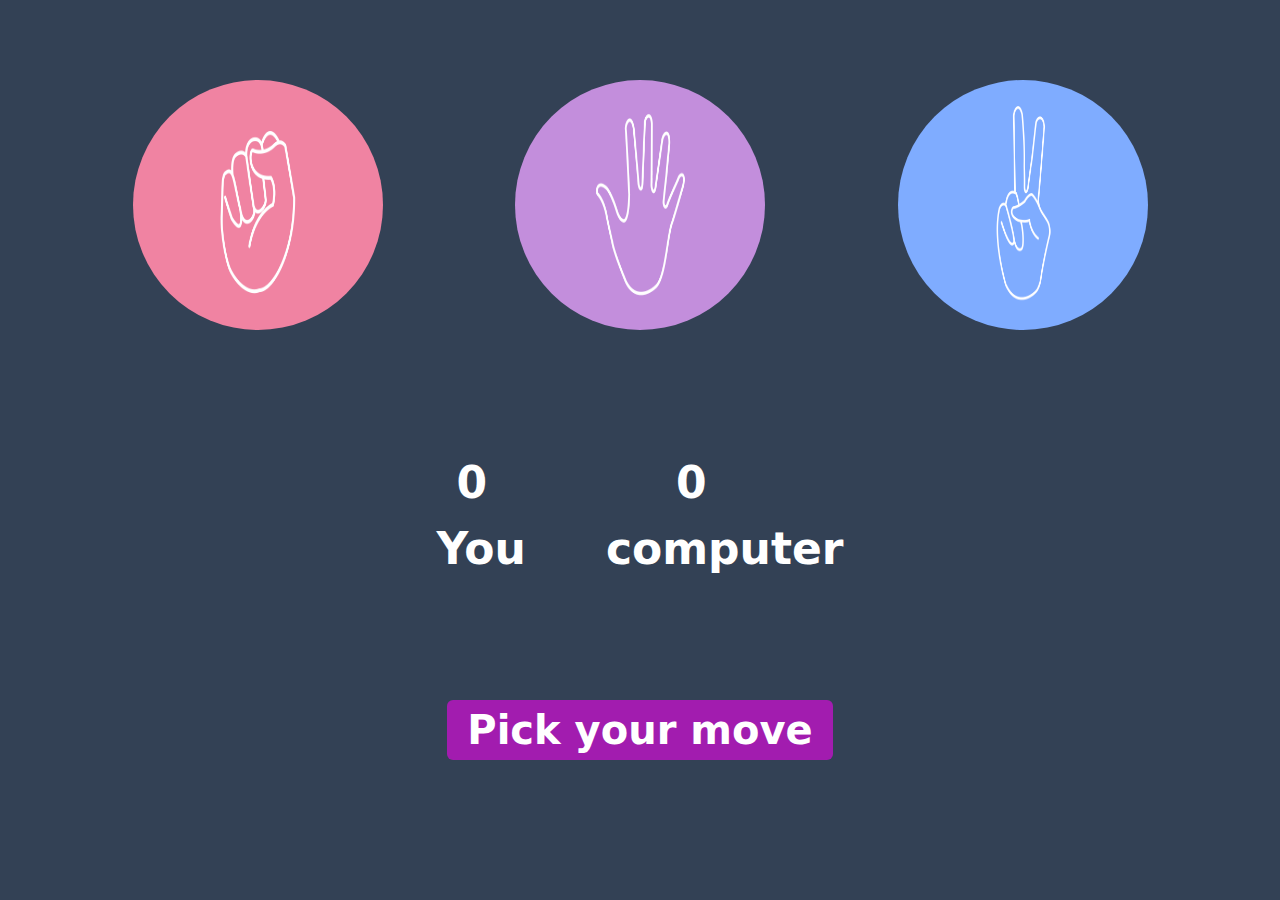
<file: first_js_game/index.html>
<!DOCTYPE html>
<html lang="en">
<head>
    <meta charset="UTF-8">
    <meta name="viewport" content="width=device-width, initial-scale=1.0">
    <title>learning JS</title>
    <link rel="stylesheet" href="output.css">
</head>
<body class="bg-slate-700 w-screen h-screen text-white font-bold">
<div  class="h-full w-full">
    <div class="flex  justify-evenly pt-20 h-1/3">
        <button id="rock"><img class="h-[250px] w-[250px] rounded-full" src="rock.png" alt=""></button>

        <button id="paper"><img class="h-[250px] w-[250px] rounded-full" src="paper.png" alt=""></button>
       <button id="scissor"> <img class="h-[250px] w-[250px] rounded-full" src="scissors.png" alt=""></button>
    </div>
    <div class="w-full h-1/3 flex justify-center pt-[150px]">
        <div class="text-[44px]">
            <h1  id="my_score" class="pl-5">0</h1>
            <h2>You</h2>
        </div>
        <div class="text-[44px] pl-20">
            <h1 id="com_score" class="pl-[70px]">0</h1>
            <h2>computer</h2>
        </div>
    </div >
     
    <div class="h-1/3 flex justify-center pt-[100px] ">
        <p class="text-[40px] h-[60px] w-auto bg-fuchsia-700 rounded-md px-5" >Pick your move</p>
    </div>

</div>
     
   
<script src="app.js"></script></body>
</html>
</file>
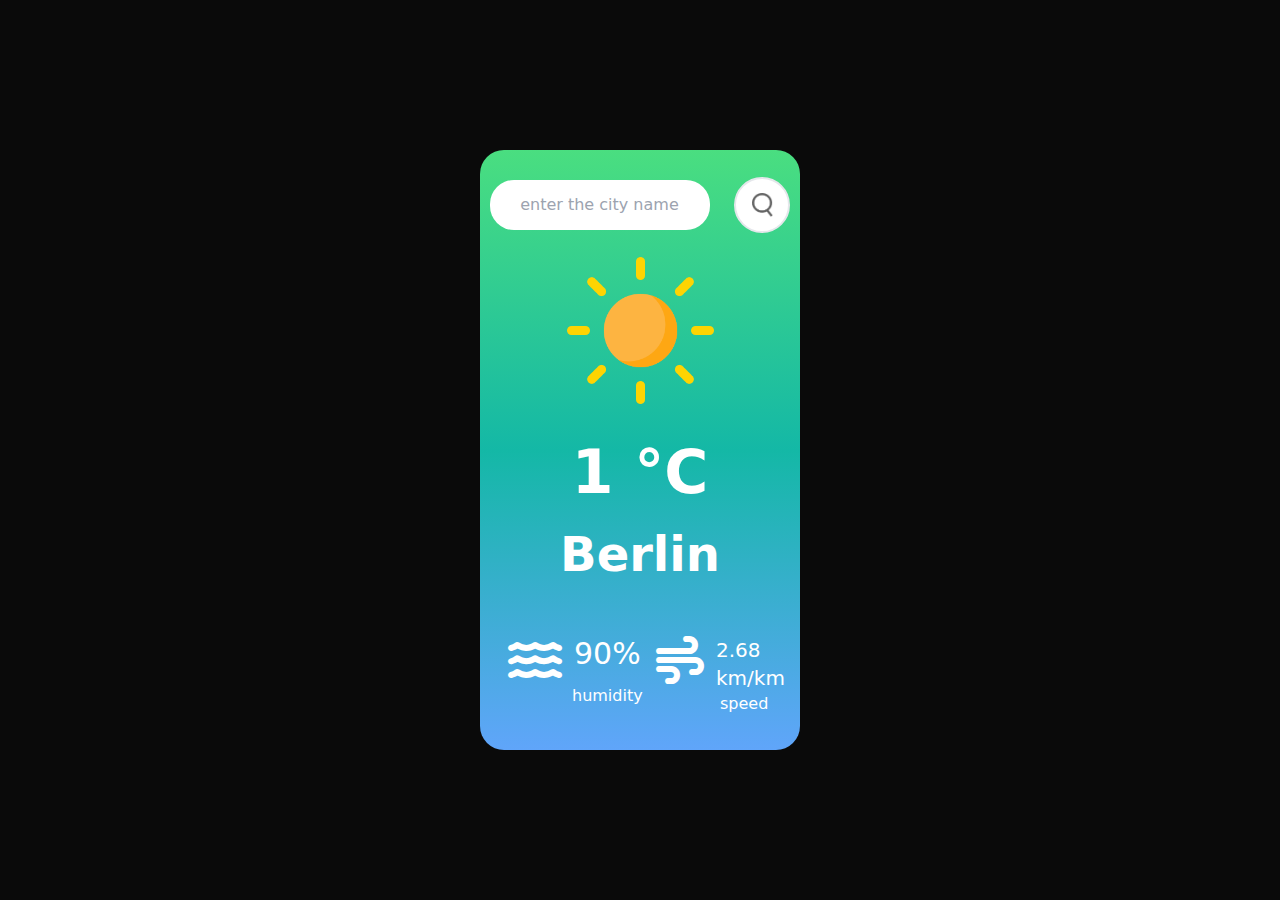
<file: weather_app/index.html>
<!DOCTYPE html>
<html lang="en">
<head>
    <meta charset="UTF-8">
    <meta name="viewport" content="width=device-width, initial-scale=1.0">
    <title>Document</title>
    <link rel="stylesheet" href="styles.css">
    <link rel="stylesheet" href="https://cdnjs.cloudflare.com/ajax/libs/font-awesome/6.7.2/css/all.min.css"
     integrity="sha512-Evv84Mr4kqVGRNSgIGL/F/aIDqQb7xQ2vcrdIwxfjThSH8CSR7PBEakCr51Ck+w+/U6swU2Im1vVX0SVk9ABhg==" 
     crossorigin="anonymous" 
     referrerpolicy="no-referrer" />
</head>
<body class="bg-neutral-950  w-screen h-screen">

    <div  class="w-full   h-full   flex justify-center items-center">
        <div class="h-2/3 w-1/4 text-white  rounded-3xl bg-neutral-800 bg-gradient-to-b from-green-400 via-teal-500 to-blue-400 ">
            <div class="w-full h-[15%]  rounded-t-3xl flex justify-center items-center pt-5" >
               <input type="text" class=" rounded-3xl h-[50px] text-black pl-5" placeholder="  enter the city name">
               <button class=" bg-white border-2 rounded-full h-14 w-14 ml-6 "><img src="./weather-app-img/images/search.png" class="h-6 pl-4" alt=""></button>
            </div>
            <div class=" w-full h-[60%] flex flex-col">
                <div class="w-full h-1/2 flex justify-center items-center ">
                    <img src="./weather-app-img/images/clear.png" alt="">                
                </div>
                <div class="w-full h-1/2  flex justify-center items-center flex-col font-bold">
                  <p class="text-6xl" id="temp">1 °C</p>
                  <p class="text-5xl pt-7" id="city">Berlin</p>
                </div>
            </div>
            <div class=" w-full h-[25%] rounded-b-3xl flex ">
                <div class="w-1/2 h-full flex flex-col  pt-9 pl-7">
                    <div class="flex">
                        <i class="fa-solid fa-water fa-3x"></i>
                        <p class="pl-3 text-3xl">90%</p>
                    </div>
                    <div>
                        <p class="pl-16"> humidity</p>
                    </div>    
                </div>
                <div class="w-1/2 h-full flex flex-col  pt-9 pl-4">
                    <div class="flex">
                        <i class="fa-solid fa-wind fa-3x"></i>
                        <p class="pl-3 text-xl">2.68 km/km</p>
                    </div>
                    <div>
                        <p class="pl-16 "> speed</p>
                    </div>    
                </div>
               
            </div>

        </div>
    </div>
    <script src="app.js"></script>
</body>
</html>
</file>
<file: first_js_game/output.css>
*, ::before, ::after {
  --tw-border-spacing-x: 0;
  --tw-border-spacing-y: 0;
  --tw-translate-x: 0;
  --tw-translate-y: 0;
  --tw-rotate: 0;
  --tw-skew-x: 0;
  --tw-skew-y: 0;
  --tw-scale-x: 1;
  --tw-scale-y: 1;
  --tw-pan-x:  ;
  --tw-pan-y:  ;
  --tw-pinch-zoom:  ;
  --tw-scroll-snap-strictness: proximity;
  --tw-gradient-from-position:  ;
  --tw-gradient-via-position:  ;
  --tw-gradient-to-position:  ;
  --tw-ordinal:  ;
  --tw-slashed-zero:  ;
  --tw-numeric-figure:  ;
  --tw-numeric-spacing:  ;
  --tw-numeric-fraction:  ;
  --tw-ring-inset:  ;
  --tw-ring-offset-width: 0px;
  --tw-ring-offset-color: #fff;
  --tw-ring-color: rgb(59 130 246 / 0.5);
  --tw-ring-offset-shadow: 0 0 #0000;
  --tw-ring-shadow: 0 0 #0000;
  --tw-shadow: 0 0 #0000;
  --tw-shadow-colored: 0 0 #0000;
  --tw-blur:  ;
  --tw-brightness:  ;
  --tw-contrast:  ;
  --tw-grayscale:  ;
  --tw-hue-rotate:  ;
  --tw-invert:  ;
  --tw-saturate:  ;
  --tw-sepia:  ;
  --tw-drop-shadow:  ;
  --tw-backdrop-blur:  ;
  --tw-backdrop-brightness:  ;
  --tw-backdrop-contrast:  ;
  --tw-backdrop-grayscale:  ;
  --tw-backdrop-hue-rotate:  ;
  --tw-backdrop-invert:  ;
  --tw-backdrop-opacity:  ;
  --tw-backdrop-saturate:  ;
  --tw-backdrop-sepia:  ;
  --tw-contain-size:  ;
  --tw-contain-layout:  ;
  --tw-contain-paint:  ;
  --tw-contain-style:  ;
}

::backdrop {
  --tw-border-spacing-x: 0;
  --tw-border-spacing-y: 0;
  --tw-translate-x: 0;
  --tw-translate-y: 0;
  --tw-rotate: 0;
  --tw-skew-x: 0;
  --tw-skew-y: 0;
  --tw-scale-x: 1;
  --tw-scale-y: 1;
  --tw-pan-x:  ;
  --tw-pan-y:  ;
  --tw-pinch-zoom:  ;
  --tw-scroll-snap-strictness: proximity;
  --tw-gradient-from-position:  ;
  --tw-gradient-via-position:  ;
  --tw-gradient-to-position:  ;
  --tw-ordinal:  ;
  --tw-slashed-zero:  ;
  --tw-numeric-figure:  ;
  --tw-numeric-spacing:  ;
  --tw-numeric-fraction:  ;
  --tw-ring-inset:  ;
  --tw-ring-offset-width: 0px;
  --tw-ring-offset-color: #fff;
  --tw-ring-color: rgb(59 130 246 / 0.5);
  --tw-ring-offset-shadow: 0 0 #0000;
  --tw-ring-shadow: 0 0 #0000;
  --tw-shadow: 0 0 #0000;
  --tw-shadow-colored: 0 0 #0000;
  --tw-blur:  ;
  --tw-brightness:  ;
  --tw-contrast:  ;
  --tw-grayscale:  ;
  --tw-hue-rotate:  ;
  --tw-invert:  ;
  --tw-saturate:  ;
  --tw-sepia:  ;
  --tw-drop-shadow:  ;
  --tw-backdrop-blur:  ;
  --tw-backdrop-brightness:  ;
  --tw-backdrop-contrast:  ;
  --tw-backdrop-grayscale:  ;
  --tw-backdrop-hue-rotate:  ;
  --tw-backdrop-invert:  ;
  --tw-backdrop-opacity:  ;
  --tw-backdrop-saturate:  ;
  --tw-backdrop-sepia:  ;
  --tw-contain-size:  ;
  --tw-contain-layout:  ;
  --tw-contain-paint:  ;
  --tw-contain-style:  ;
}

/*
! tailwindcss v3.4.16 | MIT License | https://tailwindcss.com
*/

/*
1. Prevent padding and border from affecting element width. (https://github.com/mozdevs/cssremedy/issues/4)
2. Allow adding a border to an element by just adding a border-width. (https://github.com/tailwindcss/tailwindcss/pull/116)
*/

*,
::before,
::after {
  box-sizing: border-box;
  /* 1 */
  border-width: 0;
  /* 2 */
  border-style: solid;
  /* 2 */
  border-color: #e5e7eb;
  /* 2 */
}

::before,
::after {
  --tw-content: '';
}

/*
1. Use a consistent sensible line-height in all browsers.
2. Prevent adjustments of font size after orientation changes in iOS.
3. Use a more readable tab size.
4. Use the user's configured `sans` font-family by default.
5. Use the user's configured `sans` font-feature-settings by default.
6. Use the user's configured `sans` font-variation-settings by default.
7. Disable tap highlights on iOS
*/

html,
:host {
  line-height: 1.5;
  /* 1 */
  -webkit-text-size-adjust: 100%;
  /* 2 */
  -moz-tab-size: 4;
  /* 3 */
  -o-tab-size: 4;
     tab-size: 4;
  /* 3 */
  font-family: ui-sans-serif, system-ui, sans-serif, "Apple Color Emoji", "Segoe UI Emoji", "Segoe UI Symbol", "Noto Color Emoji";
  /* 4 */
  font-feature-settings: normal;
  /* 5 */
  font-variation-settings: normal;
  /* 6 */
  -webkit-tap-highlight-color: transparent;
  /* 7 */
}

/*
1. Remove the margin in all browsers.
2. Inherit line-height from `html` so users can set them as a class directly on the `html` element.
*/

body {
  margin: 0;
  /* 1 */
  line-height: inherit;
  /* 2 */
}

/*
1. Add the correct height in Firefox.
2. Correct the inheritance of border color in Firefox. (https://bugzilla.mozilla.org/show_bug.cgi?id=190655)
3. Ensure horizontal rules are visible by default.
*/

hr {
  height: 0;
  /* 1 */
  color: inherit;
  /* 2 */
  border-top-width: 1px;
  /* 3 */
}

/*
Add the correct text decoration in Chrome, Edge, and Safari.
*/

abbr:where([title]) {
  -webkit-text-decoration: underline dotted;
          text-decoration: underline dotted;
}

/*
Remove the default font size and weight for headings.
*/

h1,
h2,
h3,
h4,
h5,
h6 {
  font-size: inherit;
  font-weight: inherit;
}

/*
Reset links to optimize for opt-in styling instead of opt-out.
*/

a {
  color: inherit;
  text-decoration: inherit;
}

/*
Add the correct font weight in Edge and Safari.
*/

b,
strong {
  font-weight: bolder;
}

/*
1. Use the user's configured `mono` font-family by default.
2. Use the user's configured `mono` font-feature-settings by default.
3. Use the user's configured `mono` font-variation-settings by default.
4. Correct the odd `em` font sizing in all browsers.
*/

code,
kbd,
samp,
pre {
  font-family: ui-monospace, SFMono-Regular, Menlo, Monaco, Consolas, "Liberation Mono", "Courier New", monospace;
  /* 1 */
  font-feature-settings: normal;
  /* 2 */
  font-variation-settings: normal;
  /* 3 */
  font-size: 1em;
  /* 4 */
}

/*
Add the correct font size in all browsers.
*/

small {
  font-size: 80%;
}

/*
Prevent `sub` and `sup` elements from affecting the line height in all browsers.
*/

sub,
sup {
  font-size: 75%;
  line-height: 0;
  position: relative;
  vertical-align: baseline;
}

sub {
  bottom: -0.25em;
}

sup {
  top: -0.5em;
}

/*
1. Remove text indentation from table contents in Chrome and Safari. (https://bugs.chromium.org/p/chromium/issues/detail?id=999088, https://bugs.webkit.org/show_bug.cgi?id=201297)
2. Correct table border color inheritance in all Chrome and Safari. (https://bugs.chromium.org/p/chromium/issues/detail?id=935729, https://bugs.webkit.org/show_bug.cgi?id=195016)
3. Remove gaps between table borders by default.
*/

table {
  text-indent: 0;
  /* 1 */
  border-color: inherit;
  /* 2 */
  border-collapse: collapse;
  /* 3 */
}

/*
1. Change the font styles in all browsers.
2. Remove the margin in Firefox and Safari.
3. Remove default padding in all browsers.
*/

button,
input,
optgroup,
select,
textarea {
  font-family: inherit;
  /* 1 */
  font-feature-settings: inherit;
  /* 1 */
  font-variation-settings: inherit;
  /* 1 */
  font-size: 100%;
  /* 1 */
  font-weight: inherit;
  /* 1 */
  line-height: inherit;
  /* 1 */
  letter-spacing: inherit;
  /* 1 */
  color: inherit;
  /* 1 */
  margin: 0;
  /* 2 */
  padding: 0;
  /* 3 */
}

/*
Remove the inheritance of text transform in Edge and Firefox.
*/

button,
select {
  text-transform: none;
}

/*
1. Correct the inability to style clickable types in iOS and Safari.
2. Remove default button styles.
*/

button,
input:where([type='button']),
input:where([type='reset']),
input:where([type='submit']) {
  -webkit-appearance: button;
  /* 1 */
  background-color: transparent;
  /* 2 */
  background-image: none;
  /* 2 */
}

/*
Use the modern Firefox focus style for all focusable elements.
*/

:-moz-focusring {
  outline: auto;
}

/*
Remove the additional `:invalid` styles in Firefox. (https://github.com/mozilla/gecko-dev/blob/2f9eacd9d3d995c937b4251a5557d95d494c9be1/layout/style/res/forms.css#L728-L737)
*/

:-moz-ui-invalid {
  box-shadow: none;
}

/*
Add the correct vertical alignment in Chrome and Firefox.
*/

progress {
  vertical-align: baseline;
}

/*
Correct the cursor style of increment and decrement buttons in Safari.
*/

::-webkit-inner-spin-button,
::-webkit-outer-spin-button {
  height: auto;
}

/*
1. Correct the odd appearance in Chrome and Safari.
2. Correct the outline style in Safari.
*/

[type='search'] {
  -webkit-appearance: textfield;
  /* 1 */
  outline-offset: -2px;
  /* 2 */
}

/*
Remove the inner padding in Chrome and Safari on macOS.
*/

::-webkit-search-decoration {
  -webkit-appearance: none;
}

/*
1. Correct the inability to style clickable types in iOS and Safari.
2. Change font properties to `inherit` in Safari.
*/

::-webkit-file-upload-button {
  -webkit-appearance: button;
  /* 1 */
  font: inherit;
  /* 2 */
}

/*
Add the correct display in Chrome and Safari.
*/

summary {
  display: list-item;
}

/*
Removes the default spacing and border for appropriate elements.
*/

blockquote,
dl,
dd,
h1,
h2,
h3,
h4,
h5,
h6,
hr,
figure,
p,
pre {
  margin: 0;
}

fieldset {
  margin: 0;
  padding: 0;
}

legend {
  padding: 0;
}

ol,
ul,
menu {
  list-style: none;
  margin: 0;
  padding: 0;
}

/*
Reset default styling for dialogs.
*/

dialog {
  padding: 0;
}

/*
Prevent resizing textareas horizontally by default.
*/

textarea {
  resize: vertical;
}

/*
1. Reset the default placeholder opacity in Firefox. (https://github.com/tailwindlabs/tailwindcss/issues/3300)
2. Set the default placeholder color to the user's configured gray 400 color.
*/

input::-moz-placeholder, textarea::-moz-placeholder {
  opacity: 1;
  /* 1 */
  color: #9ca3af;
  /* 2 */
}

input::placeholder,
textarea::placeholder {
  opacity: 1;
  /* 1 */
  color: #9ca3af;
  /* 2 */
}

/*
Set the default cursor for buttons.
*/

button,
[role="button"] {
  cursor: pointer;
}

/*
Make sure disabled buttons don't get the pointer cursor.
*/

:disabled {
  cursor: default;
}

/*
1. Make replaced elements `display: block` by default. (https://github.com/mozdevs/cssremedy/issues/14)
2. Add `vertical-align: middle` to align replaced elements more sensibly by default. (https://github.com/jensimmons/cssremedy/issues/14#issuecomment-634934210)
   This can trigger a poorly considered lint error in some tools but is included by design.
*/

img,
svg,
video,
canvas,
audio,
iframe,
embed,
object {
  display: block;
  /* 1 */
  vertical-align: middle;
  /* 2 */
}

/*
Constrain images and videos to the parent width and preserve their intrinsic aspect ratio. (https://github.com/mozdevs/cssremedy/issues/14)
*/

img,
video {
  max-width: 100%;
  height: auto;
}

/* Make elements with the HTML hidden attribute stay hidden by default */

[hidden]:where(:not([hidden="until-found"])) {
  display: none;
}

.flex {
  display: flex;
}

.h-1\/3 {
  height: 33.333333%;
}

.h-\[250px\] {
  height: 250px;
}

.h-\[60px\] {
  height: 60px;
}

.h-full {
  height: 100%;
}

.h-screen {
  height: 100vh;
}

.w-\[250px\] {
  width: 250px;
}

.w-auto {
  width: auto;
}

.w-full {
  width: 100%;
}

.w-screen {
  width: 100vw;
}

.justify-center {
  justify-content: center;
}

.justify-evenly {
  justify-content: space-evenly;
}

.rounded-full {
  border-radius: 9999px;
}

.rounded-md {
  border-radius: 0.375rem;
}

.bg-fuchsia-700 {
  --tw-bg-opacity: 1;
  background-color: rgb(162 28 175 / var(--tw-bg-opacity, 1));
}

.bg-slate-900 {
  --tw-bg-opacity: 1;
  background-color: rgb(15 23 42 / var(--tw-bg-opacity, 1));
}

.bg-slate-700 {
  --tw-bg-opacity: 1;
  background-color: rgb(51 65 85 / var(--tw-bg-opacity, 1));
}

.px-5 {
  padding-left: 1.25rem;
  padding-right: 1.25rem;
}

.pl-20 {
  padding-left: 5rem;
}

.pl-5 {
  padding-left: 1.25rem;
}

.pl-\[70px\] {
  padding-left: 70px;
}

.pt-20 {
  padding-top: 5rem;
}

.pt-\[100px\] {
  padding-top: 100px;
}

.pt-\[150px\] {
  padding-top: 150px;
}

.text-\[40px\] {
  font-size: 40px;
}

.text-\[44px\] {
  font-size: 44px;
}

.font-bold {
  font-weight: 700;
}

.text-white {
  --tw-text-opacity: 1;
  color: rgb(255 255 255 / var(--tw-text-opacity, 1));
}
</file>
<file: weather_app/styles.css>
*, ::before, ::after {
  --tw-border-spacing-x: 0;
  --tw-border-spacing-y: 0;
  --tw-translate-x: 0;
  --tw-translate-y: 0;
  --tw-rotate: 0;
  --tw-skew-x: 0;
  --tw-skew-y: 0;
  --tw-scale-x: 1;
  --tw-scale-y: 1;
  --tw-pan-x:  ;
  --tw-pan-y:  ;
  --tw-pinch-zoom:  ;
  --tw-scroll-snap-strictness: proximity;
  --tw-gradient-from-position:  ;
  --tw-gradient-via-position:  ;
  --tw-gradient-to-position:  ;
  --tw-ordinal:  ;
  --tw-slashed-zero:  ;
  --tw-numeric-figure:  ;
  --tw-numeric-spacing:  ;
  --tw-numeric-fraction:  ;
  --tw-ring-inset:  ;
  --tw-ring-offset-width: 0px;
  --tw-ring-offset-color: #fff;
  --tw-ring-color: rgb(59 130 246 / 0.5);
  --tw-ring-offset-shadow: 0 0 #0000;
  --tw-ring-shadow: 0 0 #0000;
  --tw-shadow: 0 0 #0000;
  --tw-shadow-colored: 0 0 #0000;
  --tw-blur:  ;
  --tw-brightness:  ;
  --tw-contrast:  ;
  --tw-grayscale:  ;
  --tw-hue-rotate:  ;
  --tw-invert:  ;
  --tw-saturate:  ;
  --tw-sepia:  ;
  --tw-drop-shadow:  ;
  --tw-backdrop-blur:  ;
  --tw-backdrop-brightness:  ;
  --tw-backdrop-contrast:  ;
  --tw-backdrop-grayscale:  ;
  --tw-backdrop-hue-rotate:  ;
  --tw-backdrop-invert:  ;
  --tw-backdrop-opacity:  ;
  --tw-backdrop-saturate:  ;
  --tw-backdrop-sepia:  ;
  --tw-contain-size:  ;
  --tw-contain-layout:  ;
  --tw-contain-paint:  ;
  --tw-contain-style:  ;
}

::backdrop {
  --tw-border-spacing-x: 0;
  --tw-border-spacing-y: 0;
  --tw-translate-x: 0;
  --tw-translate-y: 0;
  --tw-rotate: 0;
  --tw-skew-x: 0;
  --tw-skew-y: 0;
  --tw-scale-x: 1;
  --tw-scale-y: 1;
  --tw-pan-x:  ;
  --tw-pan-y:  ;
  --tw-pinch-zoom:  ;
  --tw-scroll-snap-strictness: proximity;
  --tw-gradient-from-position:  ;
  --tw-gradient-via-position:  ;
  --tw-gradient-to-position:  ;
  --tw-ordinal:  ;
  --tw-slashed-zero:  ;
  --tw-numeric-figure:  ;
  --tw-numeric-spacing:  ;
  --tw-numeric-fraction:  ;
  --tw-ring-inset:  ;
  --tw-ring-offset-width: 0px;
  --tw-ring-offset-color: #fff;
  --tw-ring-color: rgb(59 130 246 / 0.5);
  --tw-ring-offset-shadow: 0 0 #0000;
  --tw-ring-shadow: 0 0 #0000;
  --tw-shadow: 0 0 #0000;
  --tw-shadow-colored: 0 0 #0000;
  --tw-blur:  ;
  --tw-brightness:  ;
  --tw-contrast:  ;
  --tw-grayscale:  ;
  --tw-hue-rotate:  ;
  --tw-invert:  ;
  --tw-saturate:  ;
  --tw-sepia:  ;
  --tw-drop-shadow:  ;
  --tw-backdrop-blur:  ;
  --tw-backdrop-brightness:  ;
  --tw-backdrop-contrast:  ;
  --tw-backdrop-grayscale:  ;
  --tw-backdrop-hue-rotate:  ;
  --tw-backdrop-invert:  ;
  --tw-backdrop-opacity:  ;
  --tw-backdrop-saturate:  ;
  --tw-backdrop-sepia:  ;
  --tw-contain-size:  ;
  --tw-contain-layout:  ;
  --tw-contain-paint:  ;
  --tw-contain-style:  ;
}

/*
! tailwindcss v3.4.17 | MIT License | https://tailwindcss.com
*/

/*
1. Prevent padding and border from affecting element width. (https://github.com/mozdevs/cssremedy/issues/4)
2. Allow adding a border to an element by just adding a border-width. (https://github.com/tailwindcss/tailwindcss/pull/116)
*/

*,
::before,
::after {
  box-sizing: border-box;
  /* 1 */
  border-width: 0;
  /* 2 */
  border-style: solid;
  /* 2 */
  border-color: #e5e7eb;
  /* 2 */
}

::before,
::after {
  --tw-content: '';
}

/*
1. Use a consistent sensible line-height in all browsers.
2. Prevent adjustments of font size after orientation changes in iOS.
3. Use a more readable tab size.
4. Use the user's configured `sans` font-family by default.
5. Use the user's configured `sans` font-feature-settings by default.
6. Use the user's configured `sans` font-variation-settings by default.
7. Disable tap highlights on iOS
*/

html,
:host {
  line-height: 1.5;
  /* 1 */
  -webkit-text-size-adjust: 100%;
  /* 2 */
  -moz-tab-size: 4;
  /* 3 */
  -o-tab-size: 4;
     tab-size: 4;
  /* 3 */
  font-family: ui-sans-serif, system-ui, sans-serif, "Apple Color Emoji", "Segoe UI Emoji", "Segoe UI Symbol", "Noto Color Emoji";
  /* 4 */
  font-feature-settings: normal;
  /* 5 */
  font-variation-settings: normal;
  /* 6 */
  -webkit-tap-highlight-color: transparent;
  /* 7 */
}

/*
1. Remove the margin in all browsers.
2. Inherit line-height from `html` so users can set them as a class directly on the `html` element.
*/

body {
  margin: 0;
  /* 1 */
  line-height: inherit;
  /* 2 */
}

/*
1. Add the correct height in Firefox.
2. Correct the inheritance of border color in Firefox. (https://bugzilla.mozilla.org/show_bug.cgi?id=190655)
3. Ensure horizontal rules are visible by default.
*/

hr {
  height: 0;
  /* 1 */
  color: inherit;
  /* 2 */
  border-top-width: 1px;
  /* 3 */
}

/*
Add the correct text decoration in Chrome, Edge, and Safari.
*/

abbr:where([title]) {
  -webkit-text-decoration: underline dotted;
          text-decoration: underline dotted;
}

/*
Remove the default font size and weight for headings.
*/

h1,
h2,
h3,
h4,
h5,
h6 {
  font-size: inherit;
  font-weight: inherit;
}

/*
Reset links to optimize for opt-in styling instead of opt-out.
*/

a {
  color: inherit;
  text-decoration: inherit;
}

/*
Add the correct font weight in Edge and Safari.
*/

b,
strong {
  font-weight: bolder;
}

/*
1. Use the user's configured `mono` font-family by default.
2. Use the user's configured `mono` font-feature-settings by default.
3. Use the user's configured `mono` font-variation-settings by default.
4. Correct the odd `em` font sizing in all browsers.
*/

code,
kbd,
samp,
pre {
  font-family: ui-monospace, SFMono-Regular, Menlo, Monaco, Consolas, "Liberation Mono", "Courier New", monospace;
  /* 1 */
  font-feature-settings: normal;
  /* 2 */
  font-variation-settings: normal;
  /* 3 */
  font-size: 1em;
  /* 4 */
}

/*
Add the correct font size in all browsers.
*/

small {
  font-size: 80%;
}

/*
Prevent `sub` and `sup` elements from affecting the line height in all browsers.
*/

sub,
sup {
  font-size: 75%;
  line-height: 0;
  position: relative;
  vertical-align: baseline;
}

sub {
  bottom: -0.25em;
}

sup {
  top: -0.5em;
}

/*
1. Remove text indentation from table contents in Chrome and Safari. (https://bugs.chromium.org/p/chromium/issues/detail?id=999088, https://bugs.webkit.org/show_bug.cgi?id=201297)
2. Correct table border color inheritance in all Chrome and Safari. (https://bugs.chromium.org/p/chromium/issues/detail?id=935729, https://bugs.webkit.org/show_bug.cgi?id=195016)
3. Remove gaps between table borders by default.
*/

table {
  text-indent: 0;
  /* 1 */
  border-color: inherit;
  /* 2 */
  border-collapse: collapse;
  /* 3 */
}

/*
1. Change the font styles in all browsers.
2. Remove the margin in Firefox and Safari.
3. Remove default padding in all browsers.
*/

button,
input,
optgroup,
select,
textarea {
  font-family: inherit;
  /* 1 */
  font-feature-settings: inherit;
  /* 1 */
  font-variation-settings: inherit;
  /* 1 */
  font-size: 100%;
  /* 1 */
  font-weight: inherit;
  /* 1 */
  line-height: inherit;
  /* 1 */
  letter-spacing: inherit;
  /* 1 */
  color: inherit;
  /* 1 */
  margin: 0;
  /* 2 */
  padding: 0;
  /* 3 */
}

/*
Remove the inheritance of text transform in Edge and Firefox.
*/

button,
select {
  text-transform: none;
}

/*
1. Correct the inability to style clickable types in iOS and Safari.
2. Remove default button styles.
*/

button,
input:where([type='button']),
input:where([type='reset']),
input:where([type='submit']) {
  -webkit-appearance: button;
  /* 1 */
  background-color: transparent;
  /* 2 */
  background-image: none;
  /* 2 */
}

/*
Use the modern Firefox focus style for all focusable elements.
*/

:-moz-focusring {
  outline: auto;
}

/*
Remove the additional `:invalid` styles in Firefox. (https://github.com/mozilla/gecko-dev/blob/2f9eacd9d3d995c937b4251a5557d95d494c9be1/layout/style/res/forms.css#L728-L737)
*/

:-moz-ui-invalid {
  box-shadow: none;
}

/*
Add the correct vertical alignment in Chrome and Firefox.
*/

progress {
  vertical-align: baseline;
}

/*
Correct the cursor style of increment and decrement buttons in Safari.
*/

::-webkit-inner-spin-button,
::-webkit-outer-spin-button {
  height: auto;
}

/*
1. Correct the odd appearance in Chrome and Safari.
2. Correct the outline style in Safari.
*/

[type='search'] {
  -webkit-appearance: textfield;
  /* 1 */
  outline-offset: -2px;
  /* 2 */
}

/*
Remove the inner padding in Chrome and Safari on macOS.
*/

::-webkit-search-decoration {
  -webkit-appearance: none;
}

/*
1. Correct the inability to style clickable types in iOS and Safari.
2. Change font properties to `inherit` in Safari.
*/

::-webkit-file-upload-button {
  -webkit-appearance: button;
  /* 1 */
  font: inherit;
  /* 2 */
}

/*
Add the correct display in Chrome and Safari.
*/

summary {
  display: list-item;
}

/*
Removes the default spacing and border for appropriate elements.
*/

blockquote,
dl,
dd,
h1,
h2,
h3,
h4,
h5,
h6,
hr,
figure,
p,
pre {
  margin: 0;
}

fieldset {
  margin: 0;
  padding: 0;
}

legend {
  padding: 0;
}

ol,
ul,
menu {
  list-style: none;
  margin: 0;
  padding: 0;
}

/*
Reset default styling for dialogs.
*/

dialog {
  padding: 0;
}

/*
Prevent resizing textareas horizontally by default.
*/

textarea {
  resize: vertical;
}

/*
1. Reset the default placeholder opacity in Firefox. (https://github.com/tailwindlabs/tailwindcss/issues/3300)
2. Set the default placeholder color to the user's configured gray 400 color.
*/

input::-moz-placeholder, textarea::-moz-placeholder {
  opacity: 1;
  /* 1 */
  color: #9ca3af;
  /* 2 */
}

input::placeholder,
textarea::placeholder {
  opacity: 1;
  /* 1 */
  color: #9ca3af;
  /* 2 */
}

/*
Set the default cursor for buttons.
*/

button,
[role="button"] {
  cursor: pointer;
}

/*
Make sure disabled buttons don't get the pointer cursor.
*/

:disabled {
  cursor: default;
}

/*
1. Make replaced elements `display: block` by default. (https://github.com/mozdevs/cssremedy/issues/14)
2. Add `vertical-align: middle` to align replaced elements more sensibly by default. (https://github.com/jensimmons/cssremedy/issues/14#issuecomment-634934210)
   This can trigger a poorly considered lint error in some tools but is included by design.
*/

img,
svg,
video,
canvas,
audio,
iframe,
embed,
object {
  display: block;
  /* 1 */
  vertical-align: middle;
  /* 2 */
}

/*
Constrain images and videos to the parent width and preserve their intrinsic aspect ratio. (https://github.com/mozdevs/cssremedy/issues/14)
*/

img,
video {
  max-width: 100%;
  height: auto;
}

/* Make elements with the HTML hidden attribute stay hidden by default */

[hidden]:where(:not([hidden="until-found"])) {
  display: none;
}

.container {
  width: 100%;
}

@media (min-width: 640px) {
  .container {
    max-width: 640px;
  }
}

@media (min-width: 768px) {
  .container {
    max-width: 768px;
  }
}

@media (min-width: 1024px) {
  .container {
    max-width: 1024px;
  }
}

@media (min-width: 1280px) {
  .container {
    max-width: 1280px;
  }
}

@media (min-width: 1536px) {
  .container {
    max-width: 1536px;
  }
}

.sr-only {
  position: absolute;
  width: 1px;
  height: 1px;
  padding: 0;
  margin: -1px;
  overflow: hidden;
  clip: rect(0, 0, 0, 0);
  white-space: nowrap;
  border-width: 0;
}

.not-sr-only {
  position: static;
  width: auto;
  height: auto;
  padding: 0;
  margin: 0;
  overflow: visible;
  clip: auto;
  white-space: normal;
}

.pointer-events-none {
  pointer-events: none;
}

.pointer-events-auto {
  pointer-events: auto;
}

.\!visible {
  visibility: visible !important;
}

.visible {
  visibility: visible;
}

.invisible {
  visibility: hidden;
}

.collapse {
  visibility: collapse;
}

.static {
  position: static;
}

.fixed {
  position: fixed;
}

.absolute {
  position: absolute;
}

.relative {
  position: relative;
}

.sticky {
  position: sticky;
}

.-inset-1 {
  inset: -0.25rem;
}

.end-1 {
  inset-inline-end: 0.25rem;
}

.isolate {
  isolation: isolate;
}

.isolation-auto {
  isolation: auto;
}

.float-start {
  float: inline-start;
}

.float-end {
  float: inline-end;
}

.float-right {
  float: right;
}

.float-left {
  float: left;
}

.float-none {
  float: none;
}

.clear-start {
  clear: inline-start;
}

.clear-end {
  clear: inline-end;
}

.clear-left {
  clear: left;
}

.clear-right {
  clear: right;
}

.clear-both {
  clear: both;
}

.clear-none {
  clear: none;
}

.mt-2 {
  margin-top: 0.5rem;
}

.mt-5 {
  margin-top: 1.25rem;
}

.ml-5 {
  margin-left: 1.25rem;
}

.ml-6 {
  margin-left: 1.5rem;
}

.box-border {
  box-sizing: border-box;
}

.box-content {
  box-sizing: content-box;
}

.line-clamp-none {
  overflow: visible;
  display: block;
  -webkit-box-orient: horizontal;
  -webkit-line-clamp: none;
}

.block {
  display: block;
}

.inline-block {
  display: inline-block;
}

.inline {
  display: inline;
}

.flex {
  display: flex;
}

.inline-flex {
  display: inline-flex;
}

.table {
  display: table;
}

.inline-table {
  display: inline-table;
}

.table-caption {
  display: table-caption;
}

.table-cell {
  display: table-cell;
}

.table-column {
  display: table-column;
}

.table-column-group {
  display: table-column-group;
}

.table-footer-group {
  display: table-footer-group;
}

.table-header-group {
  display: table-header-group;
}

.table-row-group {
  display: table-row-group;
}

.table-row {
  display: table-row;
}

.flow-root {
  display: flow-root;
}

.grid {
  display: grid;
}

.inline-grid {
  display: inline-grid;
}

.contents {
  display: contents;
}

.list-item {
  display: list-item;
}

.hidden {
  display: none;
}

.h-1\/3 {
  height: 33.333333%;
}

.h-10 {
  height: 2.5rem;
}

.h-2\/4 {
  height: 50%;
}

.h-\[20px\] {
  height: 20px;
}

.h-\[250px\] {
  height: 250px;
}

.h-\[40px\] {
  height: 40px;
}

.h-\[60px\] {
  height: 60px;
}

.h-full {
  height: 100%;
}

.h-screen {
  height: 100vh;
}

.h-2\/3 {
  height: 66.666667%;
}

.h-2 {
  height: 0.5rem;
}

.h-\[20\%\] {
  height: 20%;
}

.h-\[60\%\] {
  height: 60%;
}

.h-\[15\%\] {
  height: 15%;
}

.h-\[25\%\] {
  height: 25%;
}

.h-\[50px\] {
  height: 50px;
}

.h-1\/2 {
  height: 50%;
}

.h-\[30px\] {
  height: 30px;
}

.h-9 {
  height: 2.25rem;
}

.h-6 {
  height: 1.5rem;
}

.h-12 {
  height: 3rem;
}

.h-14 {
  height: 3.5rem;
}

.w-1\/4 {
  width: 25%;
}

.w-10 {
  width: 2.5rem;
}

.w-96 {
  width: 24rem;
}

.w-\[110px\] {
  width: 110px;
}

.w-\[250px\] {
  width: 250px;
}

.w-\[50px\] {
  width: 50px;
}

.w-\[this-is\\\\\] {
  width: this-is\\;
}

.w-\[this-is\] {
  width: this-is;
}

.w-\[weird-and-invalid\] {
  width: weird-and-invalid;
}

.w-auto {
  width: auto;
}

.w-full {
  width: 100%;
}

.w-screen {
  width: 100vw;
}

.w-2\/4 {
  width: 50%;
}

.w-2\/3 {
  width: 66.666667%;
}

.w-2\/5 {
  width: 40%;
}

.w-1\/2 {
  width: 50%;
}

.w-\[30px\] {
  width: 30px;
}

.w-12 {
  width: 3rem;
}

.w-14 {
  width: 3.5rem;
}

.flex-shrink {
  flex-shrink: 1;
}

.shrink {
  flex-shrink: 1;
}

.flex-grow {
  flex-grow: 1;
}

.grow {
  flex-grow: 1;
}

.table-auto {
  table-layout: auto;
}

.table-fixed {
  table-layout: fixed;
}

.caption-top {
  caption-side: top;
}

.caption-bottom {
  caption-side: bottom;
}

.border-collapse {
  border-collapse: collapse;
}

.border-separate {
  border-collapse: separate;
}

.\!transform {
  transform: translate(var(--tw-translate-x), var(--tw-translate-y)) rotate(var(--tw-rotate)) skewX(var(--tw-skew-x)) skewY(var(--tw-skew-y)) scaleX(var(--tw-scale-x)) scaleY(var(--tw-scale-y)) !important;
}

.transform {
  transform: translate(var(--tw-translate-x), var(--tw-translate-y)) rotate(var(--tw-rotate)) skewX(var(--tw-skew-x)) skewY(var(--tw-skew-y)) scaleX(var(--tw-scale-x)) scaleY(var(--tw-scale-y));
}

.transform-cpu {
  transform: translate(var(--tw-translate-x), var(--tw-translate-y)) rotate(var(--tw-rotate)) skewX(var(--tw-skew-x)) skewY(var(--tw-skew-y)) scaleX(var(--tw-scale-x)) scaleY(var(--tw-scale-y));
}

.transform-gpu {
  transform: translate3d(var(--tw-translate-x), var(--tw-translate-y), 0) rotate(var(--tw-rotate)) skewX(var(--tw-skew-x)) skewY(var(--tw-skew-y)) scaleX(var(--tw-scale-x)) scaleY(var(--tw-scale-y));
}

.transform-none {
  transform: none;
}

.touch-auto {
  touch-action: auto;
}

.touch-none {
  touch-action: none;
}

.touch-pan-x {
  --tw-pan-x: pan-x;
  touch-action: var(--tw-pan-x) var(--tw-pan-y) var(--tw-pinch-zoom);
}

.touch-pan-left {
  --tw-pan-x: pan-left;
  touch-action: var(--tw-pan-x) var(--tw-pan-y) var(--tw-pinch-zoom);
}

.touch-pan-right {
  --tw-pan-x: pan-right;
  touch-action: var(--tw-pan-x) var(--tw-pan-y) var(--tw-pinch-zoom);
}

.touch-pan-y {
  --tw-pan-y: pan-y;
  touch-action: var(--tw-pan-x) var(--tw-pan-y) var(--tw-pinch-zoom);
}

.touch-pan-up {
  --tw-pan-y: pan-up;
  touch-action: var(--tw-pan-x) var(--tw-pan-y) var(--tw-pinch-zoom);
}

.touch-pan-down {
  --tw-pan-y: pan-down;
  touch-action: var(--tw-pan-x) var(--tw-pan-y) var(--tw-pinch-zoom);
}

.touch-pinch-zoom {
  --tw-pinch-zoom: pinch-zoom;
  touch-action: var(--tw-pan-x) var(--tw-pan-y) var(--tw-pinch-zoom);
}

.touch-manipulation {
  touch-action: manipulation;
}

.select-none {
  -webkit-user-select: none;
     -moz-user-select: none;
          user-select: none;
}

.select-text {
  -webkit-user-select: text;
     -moz-user-select: text;
          user-select: text;
}

.select-all {
  -webkit-user-select: all;
     -moz-user-select: all;
          user-select: all;
}

.select-auto {
  -webkit-user-select: auto;
     -moz-user-select: auto;
          user-select: auto;
}

.resize-none {
  resize: none;
}

.resize-y {
  resize: vertical;
}

.resize-x {
  resize: horizontal;
}

.resize {
  resize: both;
}

.snap-none {
  scroll-snap-type: none;
}

.snap-x {
  scroll-snap-type: x var(--tw-scroll-snap-strictness);
}

.snap-y {
  scroll-snap-type: y var(--tw-scroll-snap-strictness);
}

.snap-both {
  scroll-snap-type: both var(--tw-scroll-snap-strictness);
}

.snap-mandatory {
  --tw-scroll-snap-strictness: mandatory;
}

.snap-proximity {
  --tw-scroll-snap-strictness: proximity;
}

.snap-start {
  scroll-snap-align: start;
}

.snap-end {
  scroll-snap-align: end;
}

.snap-center {
  scroll-snap-align: center;
}

.snap-align-none {
  scroll-snap-align: none;
}

.snap-normal {
  scroll-snap-stop: normal;
}

.snap-always {
  scroll-snap-stop: always;
}

.list-inside {
  list-style-position: inside;
}

.list-outside {
  list-style-position: outside;
}

.appearance-none {
  -webkit-appearance: none;
     -moz-appearance: none;
          appearance: none;
}

.appearance-auto {
  -webkit-appearance: auto;
     -moz-appearance: auto;
          appearance: auto;
}

.break-before-auto {
  -moz-column-break-before: auto;
       break-before: auto;
}

.break-before-avoid {
  -moz-column-break-before: avoid;
       break-before: avoid;
}

.break-before-all {
  -moz-column-break-before: all;
       break-before: all;
}

.break-before-avoid-page {
  -moz-column-break-before: avoid;
       break-before: avoid-page;
}

.break-before-page {
  -moz-column-break-before: page;
       break-before: page;
}

.break-before-left {
  -moz-column-break-before: left;
       break-before: left;
}

.break-before-right {
  -moz-column-break-before: right;
       break-before: right;
}

.break-before-column {
  -moz-column-break-before: column;
       break-before: column;
}

.break-inside-auto {
  -moz-column-break-inside: auto;
       break-inside: auto;
}

.break-inside-avoid {
  -moz-column-break-inside: avoid;
       break-inside: avoid;
}

.break-inside-avoid-page {
  break-inside: avoid-page;
}

.break-inside-avoid-column {
  -moz-column-break-inside: avoid;
       break-inside: avoid-column;
}

.break-after-auto {
  -moz-column-break-after: auto;
       break-after: auto;
}

.break-after-avoid {
  -moz-column-break-after: avoid;
       break-after: avoid;
}

.break-after-all {
  -moz-column-break-after: all;
       break-after: all;
}

.break-after-avoid-page {
  -moz-column-break-after: avoid;
       break-after: avoid-page;
}

.break-after-page {
  -moz-column-break-after: page;
       break-after: page;
}

.break-after-left {
  -moz-column-break-after: left;
       break-after: left;
}

.break-after-right {
  -moz-column-break-after: right;
       break-after: right;
}

.break-after-column {
  -moz-column-break-after: column;
       break-after: column;
}

.grid-flow-row {
  grid-auto-flow: row;
}

.grid-flow-col {
  grid-auto-flow: column;
}

.grid-flow-dense {
  grid-auto-flow: dense;
}

.grid-flow-row-dense {
  grid-auto-flow: row dense;
}

.grid-flow-col-dense {
  grid-auto-flow: column dense;
}

.flex-row {
  flex-direction: row;
}

.flex-row-reverse {
  flex-direction: row-reverse;
}

.flex-col {
  flex-direction: column;
}

.flex-col-reverse {
  flex-direction: column-reverse;
}

.flex-wrap {
  flex-wrap: wrap;
}

.flex-wrap-reverse {
  flex-wrap: wrap-reverse;
}

.flex-nowrap {
  flex-wrap: nowrap;
}

.place-content-center {
  place-content: center;
}

.place-content-start {
  place-content: start;
}

.place-content-end {
  place-content: end;
}

.place-content-between {
  place-content: space-between;
}

.place-content-around {
  place-content: space-around;
}

.place-content-evenly {
  place-content: space-evenly;
}

.place-content-baseline {
  place-content: baseline;
}

.place-content-stretch {
  place-content: stretch;
}

.place-items-start {
  place-items: start;
}

.place-items-end {
  place-items: end;
}

.place-items-center {
  place-items: center;
}

.place-items-baseline {
  place-items: baseline;
}

.place-items-stretch {
  place-items: stretch;
}

.content-normal {
  align-content: normal;
}

.content-center {
  align-content: center;
}

.content-start {
  align-content: flex-start;
}

.content-end {
  align-content: flex-end;
}

.content-between {
  align-content: space-between;
}

.content-around {
  align-content: space-around;
}

.content-evenly {
  align-content: space-evenly;
}

.content-baseline {
  align-content: baseline;
}

.content-stretch {
  align-content: stretch;
}

.items-start {
  align-items: flex-start;
}

.items-end {
  align-items: flex-end;
}

.items-center {
  align-items: center;
}

.items-baseline {
  align-items: baseline;
}

.items-stretch {
  align-items: stretch;
}

.justify-normal {
  justify-content: normal;
}

.justify-start {
  justify-content: flex-start;
}

.justify-end {
  justify-content: flex-end;
}

.justify-center {
  justify-content: center;
}

.justify-between {
  justify-content: space-between;
}

.justify-around {
  justify-content: space-around;
}

.justify-evenly {
  justify-content: space-evenly;
}

.justify-stretch {
  justify-content: stretch;
}

.justify-items-start {
  justify-items: start;
}

.justify-items-end {
  justify-items: end;
}

.justify-items-center {
  justify-items: center;
}

.justify-items-stretch {
  justify-items: stretch;
}

.space-x-2 > :not([hidden]) ~ :not([hidden]) {
  --tw-space-x-reverse: 0;
  margin-right: calc(0.5rem * var(--tw-space-x-reverse));
  margin-left: calc(0.5rem * calc(1 - var(--tw-space-x-reverse)));
}

.space-y-reverse > :not([hidden]) ~ :not([hidden]) {
  --tw-space-y-reverse: 1;
}

.space-x-reverse > :not([hidden]) ~ :not([hidden]) {
  --tw-space-x-reverse: 1;
}

.divide-x > :not([hidden]) ~ :not([hidden]) {
  --tw-divide-x-reverse: 0;
  border-right-width: calc(1px * var(--tw-divide-x-reverse));
  border-left-width: calc(1px * calc(1 - var(--tw-divide-x-reverse)));
}

.divide-y > :not([hidden]) ~ :not([hidden]) {
  --tw-divide-y-reverse: 0;
  border-top-width: calc(1px * calc(1 - var(--tw-divide-y-reverse)));
  border-bottom-width: calc(1px * var(--tw-divide-y-reverse));
}

.divide-y-reverse > :not([hidden]) ~ :not([hidden]) {
  --tw-divide-y-reverse: 1;
}

.divide-x-reverse > :not([hidden]) ~ :not([hidden]) {
  --tw-divide-x-reverse: 1;
}

.divide-solid > :not([hidden]) ~ :not([hidden]) {
  border-style: solid;
}

.divide-dashed > :not([hidden]) ~ :not([hidden]) {
  border-style: dashed;
}

.divide-dotted > :not([hidden]) ~ :not([hidden]) {
  border-style: dotted;
}

.divide-double > :not([hidden]) ~ :not([hidden]) {
  border-style: double;
}

.divide-none > :not([hidden]) ~ :not([hidden]) {
  border-style: none;
}

.divide-slate-800 > :not([hidden]) ~ :not([hidden]) {
  --tw-divide-opacity: 1;
  border-color: rgb(30 41 59 / var(--tw-divide-opacity, 1));
}

.place-self-auto {
  place-self: auto;
}

.place-self-start {
  place-self: start;
}

.place-self-end {
  place-self: end;
}

.place-self-center {
  place-self: center;
}

.place-self-stretch {
  place-self: stretch;
}

.self-auto {
  align-self: auto;
}

.self-start {
  align-self: flex-start;
}

.self-end {
  align-self: flex-end;
}

.self-center {
  align-self: center;
}

.self-stretch {
  align-self: stretch;
}

.self-baseline {
  align-self: baseline;
}

.justify-self-auto {
  justify-self: auto;
}

.justify-self-start {
  justify-self: start;
}

.justify-self-end {
  justify-self: end;
}

.justify-self-center {
  justify-self: center;
}

.justify-self-stretch {
  justify-self: stretch;
}

.overflow-auto {
  overflow: auto;
}

.overflow-hidden {
  overflow: hidden;
}

.overflow-clip {
  overflow: clip;
}

.overflow-visible {
  overflow: visible;
}

.overflow-scroll {
  overflow: scroll;
}

.overflow-x-auto {
  overflow-x: auto;
}

.overflow-y-auto {
  overflow-y: auto;
}

.overflow-x-hidden {
  overflow-x: hidden;
}

.overflow-y-hidden {
  overflow-y: hidden;
}

.overflow-x-clip {
  overflow-x: clip;
}

.overflow-y-clip {
  overflow-y: clip;
}

.overflow-x-visible {
  overflow-x: visible;
}

.overflow-y-visible {
  overflow-y: visible;
}

.overflow-x-scroll {
  overflow-x: scroll;
}

.overflow-y-scroll {
  overflow-y: scroll;
}

.overscroll-auto {
  overscroll-behavior: auto;
}

.overscroll-contain {
  overscroll-behavior: contain;
}

.overscroll-none {
  overscroll-behavior: none;
}

.overscroll-y-auto {
  overscroll-behavior-y: auto;
}

.overscroll-y-contain {
  overscroll-behavior-y: contain;
}

.overscroll-y-none {
  overscroll-behavior-y: none;
}

.overscroll-x-auto {
  overscroll-behavior-x: auto;
}

.overscroll-x-contain {
  overscroll-behavior-x: contain;
}

.overscroll-x-none {
  overscroll-behavior-x: none;
}

.scroll-auto {
  scroll-behavior: auto;
}

.scroll-smooth {
  scroll-behavior: smooth;
}

.truncate {
  overflow: hidden;
  text-overflow: ellipsis;
  white-space: nowrap;
}

.overflow-ellipsis {
  text-overflow: ellipsis;
}

.text-ellipsis {
  text-overflow: ellipsis;
}

.text-clip {
  text-overflow: clip;
}

.hyphens-none {
  -webkit-hyphens: none;
          hyphens: none;
}

.hyphens-manual {
  -webkit-hyphens: manual;
          hyphens: manual;
}

.hyphens-auto {
  -webkit-hyphens: auto;
          hyphens: auto;
}

.whitespace-normal {
  white-space: normal;
}

.whitespace-nowrap {
  white-space: nowrap;
}

.whitespace-pre {
  white-space: pre;
}

.whitespace-pre-line {
  white-space: pre-line;
}

.whitespace-pre-wrap {
  white-space: pre-wrap;
}

.whitespace-break-spaces {
  white-space: break-spaces;
}

.text-wrap {
  text-wrap: wrap;
}

.text-nowrap {
  text-wrap: nowrap;
}

.text-balance {
  text-wrap: balance;
}

.text-pretty {
  text-wrap: pretty;
}

.break-normal {
  overflow-wrap: normal;
  word-break: normal;
}

.break-words {
  overflow-wrap: break-word;
}

.break-all {
  word-break: break-all;
}

.break-keep {
  word-break: keep-all;
}

.rounded {
  border-radius: 0.25rem;
}

.rounded-full {
  border-radius: 9999px;
}

.rounded-lg {
  border-radius: 0.5rem;
}

.rounded-md {
  border-radius: 0.375rem;
}

.rounded-xl {
  border-radius: 0.75rem;
}

.rounded-3xl {
  border-radius: 1.5rem;
}

.rounded-2xl {
  border-radius: 1rem;
}

.rounded-b {
  border-bottom-right-radius: 0.25rem;
  border-bottom-left-radius: 0.25rem;
}

.rounded-e {
  border-start-end-radius: 0.25rem;
  border-end-end-radius: 0.25rem;
}

.rounded-l {
  border-top-left-radius: 0.25rem;
  border-bottom-left-radius: 0.25rem;
}

.rounded-r {
  border-top-right-radius: 0.25rem;
  border-bottom-right-radius: 0.25rem;
}

.rounded-s {
  border-start-start-radius: 0.25rem;
  border-end-start-radius: 0.25rem;
}

.rounded-t {
  border-top-left-radius: 0.25rem;
  border-top-right-radius: 0.25rem;
}

.rounded-b-2xl {
  border-bottom-right-radius: 1rem;
  border-bottom-left-radius: 1rem;
}

.rounded-b-3xl {
  border-bottom-right-radius: 1.5rem;
  border-bottom-left-radius: 1.5rem;
}

.rounded-t-3xl {
  border-top-left-radius: 1.5rem;
  border-top-right-radius: 1.5rem;
}

.rounded-bl {
  border-bottom-left-radius: 0.25rem;
}

.rounded-br {
  border-bottom-right-radius: 0.25rem;
}

.rounded-ee {
  border-end-end-radius: 0.25rem;
}

.rounded-es {
  border-end-start-radius: 0.25rem;
}

.rounded-se {
  border-start-end-radius: 0.25rem;
}

.rounded-ss {
  border-start-start-radius: 0.25rem;
}

.rounded-tl {
  border-top-left-radius: 0.25rem;
}

.rounded-tr {
  border-top-right-radius: 0.25rem;
}

.border {
  border-width: 1px;
}

.border-2 {
  border-width: 2px;
}

.border-x {
  border-left-width: 1px;
  border-right-width: 1px;
}

.border-y {
  border-top-width: 1px;
  border-bottom-width: 1px;
}

.border-b {
  border-bottom-width: 1px;
}

.border-e {
  border-inline-end-width: 1px;
}

.border-l {
  border-left-width: 1px;
}

.border-r {
  border-right-width: 1px;
}

.border-s {
  border-inline-start-width: 1px;
}

.border-t {
  border-top-width: 1px;
}

.border-solid {
  border-style: solid;
}

.border-dashed {
  border-style: dashed;
}

.border-dotted {
  border-style: dotted;
}

.border-double {
  border-style: double;
}

.border-hidden {
  border-style: hidden;
}

.border-none {
  border-style: none;
}

.bg-\[rgb\(255\2c 0\2c 0\)\] {
  --tw-bg-opacity: 1;
  background-color: rgb(255 0 0 / var(--tw-bg-opacity, 1));
}

.bg-fuchsia-700 {
  --tw-bg-opacity: 1;
  background-color: rgb(162 28 175 / var(--tw-bg-opacity, 1));
}

.bg-slate-400 {
  --tw-bg-opacity: 1;
  background-color: rgb(148 163 184 / var(--tw-bg-opacity, 1));
}

.bg-slate-600 {
  --tw-bg-opacity: 1;
  background-color: rgb(71 85 105 / var(--tw-bg-opacity, 1));
}

.bg-slate-700 {
  --tw-bg-opacity: 1;
  background-color: rgb(51 65 85 / var(--tw-bg-opacity, 1));
}

.bg-slate-950 {
  --tw-bg-opacity: 1;
  background-color: rgb(2 6 23 / var(--tw-bg-opacity, 1));
}

.bg-teal-500 {
  --tw-bg-opacity: 1;
  background-color: rgb(20 184 166 / var(--tw-bg-opacity, 1));
}

.bg-yellow-500 {
  --tw-bg-opacity: 1;
  background-color: rgb(234 179 8 / var(--tw-bg-opacity, 1));
}

.bg-slate-500 {
  --tw-bg-opacity: 1;
  background-color: rgb(100 116 139 / var(--tw-bg-opacity, 1));
}

.bg-red-950 {
  --tw-bg-opacity: 1;
  background-color: rgb(69 10 10 / var(--tw-bg-opacity, 1));
}

.bg-black {
  --tw-bg-opacity: 1;
  background-color: rgb(0 0 0 / var(--tw-bg-opacity, 1));
}

.bg-slate-200 {
  --tw-bg-opacity: 1;
  background-color: rgb(226 232 240 / var(--tw-bg-opacity, 1));
}

.bg-emerald-200 {
  --tw-bg-opacity: 1;
  background-color: rgb(167 243 208 / var(--tw-bg-opacity, 1));
}

.bg-teal-400 {
  --tw-bg-opacity: 1;
  background-color: rgb(45 212 191 / var(--tw-bg-opacity, 1));
}

.bg-orange-100 {
  --tw-bg-opacity: 1;
  background-color: rgb(255 237 213 / var(--tw-bg-opacity, 1));
}

.bg-orange-50 {
  --tw-bg-opacity: 1;
  background-color: rgb(255 247 237 / var(--tw-bg-opacity, 1));
}

.bg-stone-950 {
  --tw-bg-opacity: 1;
  background-color: rgb(12 10 9 / var(--tw-bg-opacity, 1));
}

.bg-neutral-800 {
  --tw-bg-opacity: 1;
  background-color: rgb(38 38 38 / var(--tw-bg-opacity, 1));
}

.bg-orange-950 {
  --tw-bg-opacity: 1;
  background-color: rgb(67 20 7 / var(--tw-bg-opacity, 1));
}

.bg-neutral-950 {
  --tw-bg-opacity: 1;
  background-color: rgb(10 10 10 / var(--tw-bg-opacity, 1));
}

.bg-white {
  --tw-bg-opacity: 1;
  background-color: rgb(255 255 255 / var(--tw-bg-opacity, 1));
}

.bg-gradient-to-b {
  background-image: linear-gradient(to bottom, var(--tw-gradient-stops));
}

.bg-gradient-to-tr {
  background-image: linear-gradient(to top right, var(--tw-gradient-stops));
}

.bg-gradient-to-tl {
  background-image: linear-gradient(to top left, var(--tw-gradient-stops));
}

.from-green-400 {
  --tw-gradient-from: #4ade80 var(--tw-gradient-from-position);
  --tw-gradient-to: rgb(74 222 128 / 0) var(--tw-gradient-to-position);
  --tw-gradient-stops: var(--tw-gradient-from), var(--tw-gradient-to);
}

.via-teal-500 {
  --tw-gradient-to: rgb(20 184 166 / 0)  var(--tw-gradient-to-position);
  --tw-gradient-stops: var(--tw-gradient-from), #14b8a6 var(--tw-gradient-via-position), var(--tw-gradient-to);
}

.to-blue-500 {
  --tw-gradient-to: #3b82f6 var(--tw-gradient-to-position);
}

.to-blue-400 {
  --tw-gradient-to: #60a5fa var(--tw-gradient-to-position);
}

.decoration-slice {
  -webkit-box-decoration-break: slice;
          box-decoration-break: slice;
}

.decoration-clone {
  -webkit-box-decoration-break: clone;
          box-decoration-break: clone;
}

.box-decoration-slice {
  -webkit-box-decoration-break: slice;
          box-decoration-break: slice;
}

.box-decoration-clone {
  -webkit-box-decoration-break: clone;
          box-decoration-break: clone;
}

.bg-fixed {
  background-attachment: fixed;
}

.bg-local {
  background-attachment: local;
}

.bg-scroll {
  background-attachment: scroll;
}

.bg-clip-border {
  background-clip: border-box;
}

.bg-clip-padding {
  background-clip: padding-box;
}

.bg-clip-content {
  background-clip: content-box;
}

.bg-clip-text {
  -webkit-background-clip: text;
          background-clip: text;
}

.bg-repeat {
  background-repeat: repeat;
}

.bg-no-repeat {
  background-repeat: no-repeat;
}

.bg-repeat-x {
  background-repeat: repeat-x;
}

.bg-repeat-y {
  background-repeat: repeat-y;
}

.bg-repeat-round {
  background-repeat: round;
}

.bg-repeat-space {
  background-repeat: space;
}

.bg-origin-border {
  background-origin: border-box;
}

.bg-origin-padding {
  background-origin: padding-box;
}

.bg-origin-content {
  background-origin: content-box;
}

.object-contain {
  -o-object-fit: contain;
     object-fit: contain;
}

.object-cover {
  -o-object-fit: cover;
     object-fit: cover;
}

.object-fill {
  -o-object-fit: fill;
     object-fit: fill;
}

.object-none {
  -o-object-fit: none;
     object-fit: none;
}

.object-scale-down {
  -o-object-fit: scale-down;
     object-fit: scale-down;
}

.px-1 {
  padding-left: 0.25rem;
  padding-right: 0.25rem;
}

.px-1\.5 {
  padding-left: 0.375rem;
  padding-right: 0.375rem;
}

.px-5 {
  padding-left: 1.25rem;
  padding-right: 1.25rem;
}

.pl-2 {
  padding-left: 0.5rem;
}

.pl-20 {
  padding-left: 5rem;
}

.pl-5 {
  padding-left: 1.25rem;
}

.pl-\[70px\] {
  padding-left: 70px;
}

.pt-20 {
  padding-top: 5rem;
}

.pt-5 {
  padding-top: 1.25rem;
}

.pt-\[100px\] {
  padding-top: 100px;
}

.pt-\[150px\] {
  padding-top: 150px;
}

.pt-\[60px\] {
  padding-top: 60px;
}

.pl-7 {
  padding-left: 1.75rem;
}

.pt-7 {
  padding-top: 1.75rem;
}

.pl-3 {
  padding-left: 0.75rem;
}

.pl-52 {
  padding-left: 13rem;
}

.pl-16 {
  padding-left: 4rem;
}

.pt-8 {
  padding-top: 2rem;
}

.pl-4 {
  padding-left: 1rem;
}

.pt-9 {
  padding-top: 2.25rem;
}

.pl-8 {
  padding-left: 2rem;
}

.text-left {
  text-align: left;
}

.text-center {
  text-align: center;
}

.text-right {
  text-align: right;
}

.text-justify {
  text-align: justify;
}

.text-start {
  text-align: start;
}

.text-end {
  text-align: end;
}

.align-baseline {
  vertical-align: baseline;
}

.align-top {
  vertical-align: top;
}

.align-middle {
  vertical-align: middle;
}

.align-bottom {
  vertical-align: bottom;
}

.align-text-top {
  vertical-align: text-top;
}

.align-text-bottom {
  vertical-align: text-bottom;
}

.align-sub {
  vertical-align: sub;
}

.align-super {
  vertical-align: super;
}

.text-2xl {
  font-size: 1.5rem;
  line-height: 2rem;
}

.text-\[10px\] {
  font-size: 10px;
}

.text-\[40px\] {
  font-size: 40px;
}

.text-\[44px\] {
  font-size: 44px;
}

.text-6xl {
  font-size: 3.75rem;
  line-height: 1;
}

.text-3xl {
  font-size: 1.875rem;
  line-height: 2.25rem;
}

.text-5xl {
  font-size: 3rem;
  line-height: 1;
}

.text-xl {
  font-size: 1.25rem;
  line-height: 1.75rem;
}

.font-bold {
  font-weight: 700;
}

.uppercase {
  text-transform: uppercase;
}

.lowercase {
  text-transform: lowercase;
}

.capitalize {
  text-transform: capitalize;
}

.normal-case {
  text-transform: none;
}

.italic {
  font-style: italic;
}

.not-italic {
  font-style: normal;
}

.normal-nums {
  font-variant-numeric: normal;
}

.ordinal {
  --tw-ordinal: ordinal;
  font-variant-numeric: var(--tw-ordinal) var(--tw-slashed-zero) var(--tw-numeric-figure) var(--tw-numeric-spacing) var(--tw-numeric-fraction);
}

.slashed-zero {
  --tw-slashed-zero: slashed-zero;
  font-variant-numeric: var(--tw-ordinal) var(--tw-slashed-zero) var(--tw-numeric-figure) var(--tw-numeric-spacing) var(--tw-numeric-fraction);
}

.lining-nums {
  --tw-numeric-figure: lining-nums;
  font-variant-numeric: var(--tw-ordinal) var(--tw-slashed-zero) var(--tw-numeric-figure) var(--tw-numeric-spacing) var(--tw-numeric-fraction);
}

.oldstyle-nums {
  --tw-numeric-figure: oldstyle-nums;
  font-variant-numeric: var(--tw-ordinal) var(--tw-slashed-zero) var(--tw-numeric-figure) var(--tw-numeric-spacing) var(--tw-numeric-fraction);
}

.proportional-nums {
  --tw-numeric-spacing: proportional-nums;
  font-variant-numeric: var(--tw-ordinal) var(--tw-slashed-zero) var(--tw-numeric-figure) var(--tw-numeric-spacing) var(--tw-numeric-fraction);
}

.tabular-nums {
  --tw-numeric-spacing: tabular-nums;
  font-variant-numeric: var(--tw-ordinal) var(--tw-slashed-zero) var(--tw-numeric-figure) var(--tw-numeric-spacing) var(--tw-numeric-fraction);
}

.diagonal-fractions {
  --tw-numeric-fraction: diagonal-fractions;
  font-variant-numeric: var(--tw-ordinal) var(--tw-slashed-zero) var(--tw-numeric-figure) var(--tw-numeric-spacing) var(--tw-numeric-fraction);
}

.stacked-fractions {
  --tw-numeric-fraction: stacked-fractions;
  font-variant-numeric: var(--tw-ordinal) var(--tw-slashed-zero) var(--tw-numeric-figure) var(--tw-numeric-spacing) var(--tw-numeric-fraction);
}

.text-\[\#336699\]\/\[\.35\] {
  color: rgb(51 102 153 / .35);
}

.text-black {
  --tw-text-opacity: 1;
  color: rgb(0 0 0 / var(--tw-text-opacity, 1));
}

.text-blue-500 {
  --tw-text-opacity: 1;
  color: rgb(59 130 246 / var(--tw-text-opacity, 1));
}

.text-white {
  --tw-text-opacity: 1;
  color: rgb(255 255 255 / var(--tw-text-opacity, 1));
}

.underline {
  text-decoration-line: underline;
}

.overline {
  text-decoration-line: overline;
}

.line-through {
  text-decoration-line: line-through;
}

.no-underline {
  text-decoration-line: none;
}

.decoration-solid {
  text-decoration-style: solid;
}

.decoration-double {
  text-decoration-style: double;
}

.decoration-dotted {
  text-decoration-style: dotted;
}

.decoration-dashed {
  text-decoration-style: dashed;
}

.decoration-wavy {
  text-decoration-style: wavy;
}

.antialiased {
  -webkit-font-smoothing: antialiased;
  -moz-osx-font-smoothing: grayscale;
}

.subpixel-antialiased {
  -webkit-font-smoothing: auto;
  -moz-osx-font-smoothing: auto;
}

.bg-blend-normal {
  background-blend-mode: normal;
}

.bg-blend-multiply {
  background-blend-mode: multiply;
}

.bg-blend-screen {
  background-blend-mode: screen;
}

.bg-blend-overlay {
  background-blend-mode: overlay;
}

.bg-blend-darken {
  background-blend-mode: darken;
}

.bg-blend-lighten {
  background-blend-mode: lighten;
}

.bg-blend-color-dodge {
  background-blend-mode: color-dodge;
}

.bg-blend-color-burn {
  background-blend-mode: color-burn;
}

.bg-blend-hard-light {
  background-blend-mode: hard-light;
}

.bg-blend-soft-light {
  background-blend-mode: soft-light;
}

.bg-blend-difference {
  background-blend-mode: difference;
}

.bg-blend-exclusion {
  background-blend-mode: exclusion;
}

.bg-blend-hue {
  background-blend-mode: hue;
}

.bg-blend-saturation {
  background-blend-mode: saturation;
}

.bg-blend-color {
  background-blend-mode: color;
}

.bg-blend-luminosity {
  background-blend-mode: luminosity;
}

.mix-blend-normal {
  mix-blend-mode: normal;
}

.mix-blend-multiply {
  mix-blend-mode: multiply;
}

.mix-blend-screen {
  mix-blend-mode: screen;
}

.mix-blend-overlay {
  mix-blend-mode: overlay;
}

.mix-blend-darken {
  mix-blend-mode: darken;
}

.mix-blend-lighten {
  mix-blend-mode: lighten;
}

.mix-blend-color-dodge {
  mix-blend-mode: color-dodge;
}

.mix-blend-color-burn {
  mix-blend-mode: color-burn;
}

.mix-blend-hard-light {
  mix-blend-mode: hard-light;
}

.mix-blend-soft-light {
  mix-blend-mode: soft-light;
}

.mix-blend-difference {
  mix-blend-mode: difference;
}

.mix-blend-exclusion {
  mix-blend-mode: exclusion;
}

.mix-blend-hue {
  mix-blend-mode: hue;
}

.mix-blend-saturation {
  mix-blend-mode: saturation;
}

.mix-blend-color {
  mix-blend-mode: color;
}

.mix-blend-luminosity {
  mix-blend-mode: luminosity;
}

.mix-blend-plus-darker {
  mix-blend-mode: plus-darker;
}

.mix-blend-plus-lighter {
  mix-blend-mode: plus-lighter;
}

.\!shadow {
  --tw-shadow: 0 1px 3px 0 rgb(0 0 0 / 0.1), 0 1px 2px -1px rgb(0 0 0 / 0.1) !important;
  --tw-shadow-colored: 0 1px 3px 0 var(--tw-shadow-color), 0 1px 2px -1px var(--tw-shadow-color) !important;
  box-shadow: var(--tw-ring-offset-shadow, 0 0 #0000), var(--tw-ring-shadow, 0 0 #0000), var(--tw-shadow) !important;
}

.shadow {
  --tw-shadow: 0 1px 3px 0 rgb(0 0 0 / 0.1), 0 1px 2px -1px rgb(0 0 0 / 0.1);
  --tw-shadow-colored: 0 1px 3px 0 var(--tw-shadow-color), 0 1px 2px -1px var(--tw-shadow-color);
  box-shadow: var(--tw-ring-offset-shadow, 0 0 #0000), var(--tw-ring-shadow, 0 0 #0000), var(--tw-shadow);
}

.outline-none {
  outline: 2px solid transparent;
  outline-offset: 2px;
}

.outline {
  outline-style: solid;
}

.outline-dashed {
  outline-style: dashed;
}

.outline-dotted {
  outline-style: dotted;
}

.outline-double {
  outline-style: double;
}

.ring {
  --tw-ring-offset-shadow: var(--tw-ring-inset) 0 0 0 var(--tw-ring-offset-width) var(--tw-ring-offset-color);
  --tw-ring-shadow: var(--tw-ring-inset) 0 0 0 calc(3px + var(--tw-ring-offset-width)) var(--tw-ring-color);
  box-shadow: var(--tw-ring-offset-shadow), var(--tw-ring-shadow), var(--tw-shadow, 0 0 #0000);
}

.ring-inset {
  --tw-ring-inset: inset;
}

.blur {
  --tw-blur: blur(8px);
  filter: var(--tw-blur) var(--tw-brightness) var(--tw-contrast) var(--tw-grayscale) var(--tw-hue-rotate) var(--tw-invert) var(--tw-saturate) var(--tw-sepia) var(--tw-drop-shadow);
}

.drop-shadow {
  --tw-drop-shadow: drop-shadow(0 1px 2px rgb(0 0 0 / 0.1)) drop-shadow(0 1px 1px rgb(0 0 0 / 0.06));
  filter: var(--tw-blur) var(--tw-brightness) var(--tw-contrast) var(--tw-grayscale) var(--tw-hue-rotate) var(--tw-invert) var(--tw-saturate) var(--tw-sepia) var(--tw-drop-shadow);
}

.grayscale {
  --tw-grayscale: grayscale(100%);
  filter: var(--tw-blur) var(--tw-brightness) var(--tw-contrast) var(--tw-grayscale) var(--tw-hue-rotate) var(--tw-invert) var(--tw-saturate) var(--tw-sepia) var(--tw-drop-shadow);
}

.invert {
  --tw-invert: invert(100%);
  filter: var(--tw-blur) var(--tw-brightness) var(--tw-contrast) var(--tw-grayscale) var(--tw-hue-rotate) var(--tw-invert) var(--tw-saturate) var(--tw-sepia) var(--tw-drop-shadow);
}

.sepia {
  --tw-sepia: sepia(100%);
  filter: var(--tw-blur) var(--tw-brightness) var(--tw-contrast) var(--tw-grayscale) var(--tw-hue-rotate) var(--tw-invert) var(--tw-saturate) var(--tw-sepia) var(--tw-drop-shadow);
}

.\!filter {
  filter: var(--tw-blur) var(--tw-brightness) var(--tw-contrast) var(--tw-grayscale) var(--tw-hue-rotate) var(--tw-invert) var(--tw-saturate) var(--tw-sepia) var(--tw-drop-shadow) !important;
}

.filter {
  filter: var(--tw-blur) var(--tw-brightness) var(--tw-contrast) var(--tw-grayscale) var(--tw-hue-rotate) var(--tw-invert) var(--tw-saturate) var(--tw-sepia) var(--tw-drop-shadow);
}

.filter-none {
  filter: none;
}

.backdrop-blur {
  --tw-backdrop-blur: blur(8px);
  -webkit-backdrop-filter: var(--tw-backdrop-blur) var(--tw-backdrop-brightness) var(--tw-backdrop-contrast) var(--tw-backdrop-grayscale) var(--tw-backdrop-hue-rotate) var(--tw-backdrop-invert) var(--tw-backdrop-opacity) var(--tw-backdrop-saturate) var(--tw-backdrop-sepia);
  backdrop-filter: var(--tw-backdrop-blur) var(--tw-backdrop-brightness) var(--tw-backdrop-contrast) var(--tw-backdrop-grayscale) var(--tw-backdrop-hue-rotate) var(--tw-backdrop-invert) var(--tw-backdrop-opacity) var(--tw-backdrop-saturate) var(--tw-backdrop-sepia);
}

.backdrop-grayscale {
  --tw-backdrop-grayscale: grayscale(100%);
  -webkit-backdrop-filter: var(--tw-backdrop-blur) var(--tw-backdrop-brightness) var(--tw-backdrop-contrast) var(--tw-backdrop-grayscale) var(--tw-backdrop-hue-rotate) var(--tw-backdrop-invert) var(--tw-backdrop-opacity) var(--tw-backdrop-saturate) var(--tw-backdrop-sepia);
  backdrop-filter: var(--tw-backdrop-blur) var(--tw-backdrop-brightness) var(--tw-backdrop-contrast) var(--tw-backdrop-grayscale) var(--tw-backdrop-hue-rotate) var(--tw-backdrop-invert) var(--tw-backdrop-opacity) var(--tw-backdrop-saturate) var(--tw-backdrop-sepia);
}

.backdrop-invert {
  --tw-backdrop-invert: invert(100%);
  -webkit-backdrop-filter: var(--tw-backdrop-blur) var(--tw-backdrop-brightness) var(--tw-backdrop-contrast) var(--tw-backdrop-grayscale) var(--tw-backdrop-hue-rotate) var(--tw-backdrop-invert) var(--tw-backdrop-opacity) var(--tw-backdrop-saturate) var(--tw-backdrop-sepia);
  backdrop-filter: var(--tw-backdrop-blur) var(--tw-backdrop-brightness) var(--tw-backdrop-contrast) var(--tw-backdrop-grayscale) var(--tw-backdrop-hue-rotate) var(--tw-backdrop-invert) var(--tw-backdrop-opacity) var(--tw-backdrop-saturate) var(--tw-backdrop-sepia);
}

.backdrop-sepia {
  --tw-backdrop-sepia: sepia(100%);
  -webkit-backdrop-filter: var(--tw-backdrop-blur) var(--tw-backdrop-brightness) var(--tw-backdrop-contrast) var(--tw-backdrop-grayscale) var(--tw-backdrop-hue-rotate) var(--tw-backdrop-invert) var(--tw-backdrop-opacity) var(--tw-backdrop-saturate) var(--tw-backdrop-sepia);
  backdrop-filter: var(--tw-backdrop-blur) var(--tw-backdrop-brightness) var(--tw-backdrop-contrast) var(--tw-backdrop-grayscale) var(--tw-backdrop-hue-rotate) var(--tw-backdrop-invert) var(--tw-backdrop-opacity) var(--tw-backdrop-saturate) var(--tw-backdrop-sepia);
}

.backdrop-filter {
  -webkit-backdrop-filter: var(--tw-backdrop-blur) var(--tw-backdrop-brightness) var(--tw-backdrop-contrast) var(--tw-backdrop-grayscale) var(--tw-backdrop-hue-rotate) var(--tw-backdrop-invert) var(--tw-backdrop-opacity) var(--tw-backdrop-saturate) var(--tw-backdrop-sepia);
  backdrop-filter: var(--tw-backdrop-blur) var(--tw-backdrop-brightness) var(--tw-backdrop-contrast) var(--tw-backdrop-grayscale) var(--tw-backdrop-hue-rotate) var(--tw-backdrop-invert) var(--tw-backdrop-opacity) var(--tw-backdrop-saturate) var(--tw-backdrop-sepia);
}

.backdrop-filter-none {
  -webkit-backdrop-filter: none;
  backdrop-filter: none;
}

.transition {
  transition-property: color, background-color, border-color, text-decoration-color, fill, stroke, opacity, box-shadow, transform, filter, -webkit-backdrop-filter;
  transition-property: color, background-color, border-color, text-decoration-color, fill, stroke, opacity, box-shadow, transform, filter, backdrop-filter;
  transition-property: color, background-color, border-color, text-decoration-color, fill, stroke, opacity, box-shadow, transform, filter, backdrop-filter, -webkit-backdrop-filter;
  transition-timing-function: cubic-bezier(0.4, 0, 0.2, 1);
  transition-duration: 150ms;
}

.ease-in {
  transition-timing-function: cubic-bezier(0.4, 0, 1, 1);
}

.ease-in-out {
  transition-timing-function: cubic-bezier(0.4, 0, 0.2, 1);
}

.ease-out {
  transition-timing-function: cubic-bezier(0, 0, 0.2, 1);
}

.contain-none {
  contain: none;
}

.contain-content {
  contain: content;
}

.contain-strict {
  contain: strict;
}

.contain-size {
  --tw-contain-size: size;
  contain: var(--tw-contain-size) var(--tw-contain-layout) var(--tw-contain-paint) var(--tw-contain-style);
}

.contain-inline-size {
  --tw-contain-size: inline-size;
  contain: var(--tw-contain-size) var(--tw-contain-layout) var(--tw-contain-paint) var(--tw-contain-style);
}

.contain-layout {
  --tw-contain-layout: layout;
  contain: var(--tw-contain-size) var(--tw-contain-layout) var(--tw-contain-paint) var(--tw-contain-style);
}

.contain-paint {
  --tw-contain-paint: paint;
  contain: var(--tw-contain-size) var(--tw-contain-layout) var(--tw-contain-paint) var(--tw-contain-style);
}

.contain-style {
  --tw-contain-style: style;
  contain: var(--tw-contain-size) var(--tw-contain-layout) var(--tw-contain-paint) var(--tw-contain-style);
}

.content-\[\'this-is-also-valid\]-weirdly-enough\'\] {
  --tw-content: 'this-is-also-valid]-weirdly-enough';
  content: var(--tw-content);
}

.forced-color-adjust-auto {
  forced-color-adjust: auto;
}

.forced-color-adjust-none {
  forced-color-adjust: none;
}

@media (min-width: 640px) {
  .sm\:container {
    width: 100%;
  }

  @media (min-width: 640px) {
    .sm\:container {
      max-width: 640px;
    }
  }

  @media (min-width: 768px) {
    .sm\:container {
      max-width: 768px;
    }
  }

  @media (min-width: 1024px) {
    .sm\:container {
      max-width: 1024px;
    }
  }

  @media (min-width: 1280px) {
    .sm\:container {
      max-width: 1280px;
    }
  }

  @media (min-width: 1536px) {
    .sm\:container {
      max-width: 1536px;
    }
  }
}

.hover\:font-bold:hover {
  font-weight: 700;
}

.before\:hover\:text-center:hover::before {
  content: var(--tw-content);
  text-align: center;
}

.hover\:before\:text-center:hover::before {
  content: var(--tw-content);
  text-align: center;
}

.focus\:hover\:text-center:hover:focus {
  text-align: center;
}

.hover\:focus\:text-center:focus:hover {
  text-align: center;
}

@media (min-width: 640px) {
  .sm\:underline {
    text-decoration-line: underline;
  }
}

@media (prefers-color-scheme: dark) {
  @media (min-width: 1024px) {
    .dark\:lg\:hover\:\[paint-order\:markers\]:hover {
      paint-order: markers;
    }
  }
}
</file>
